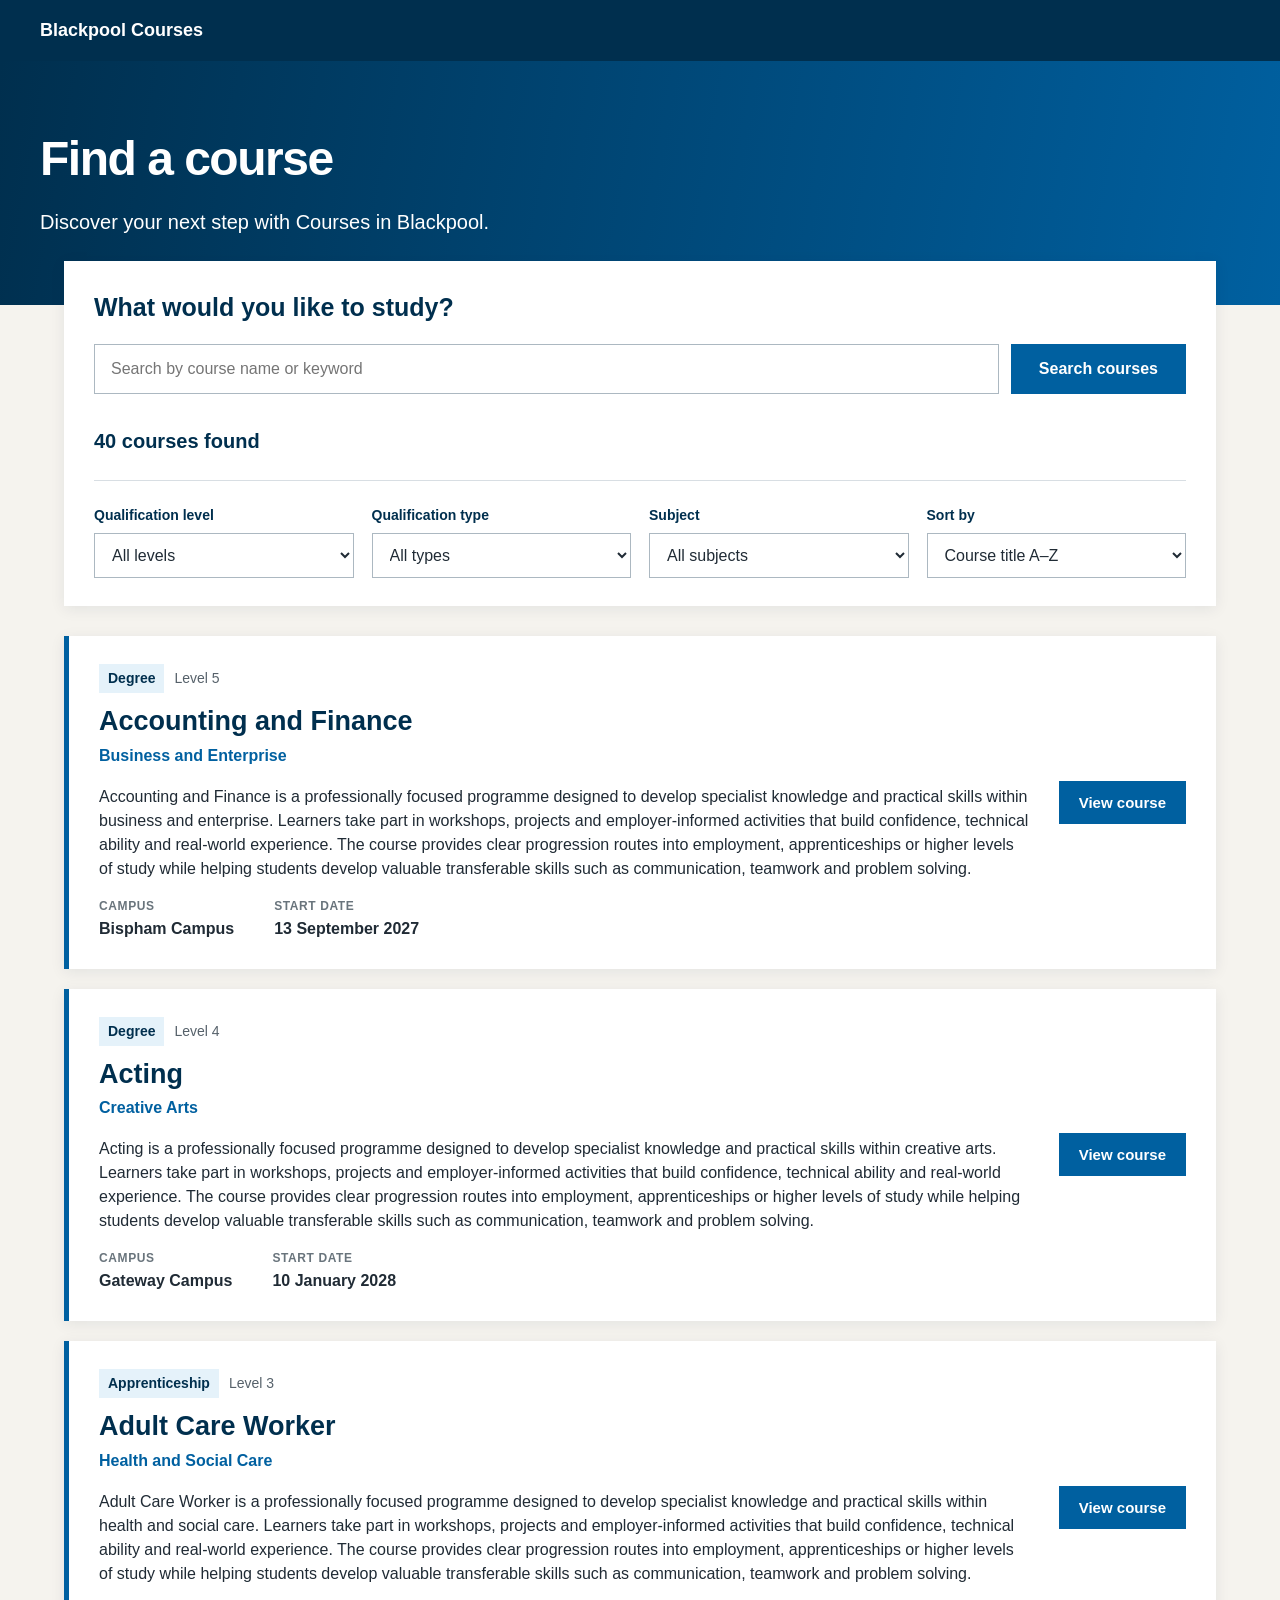
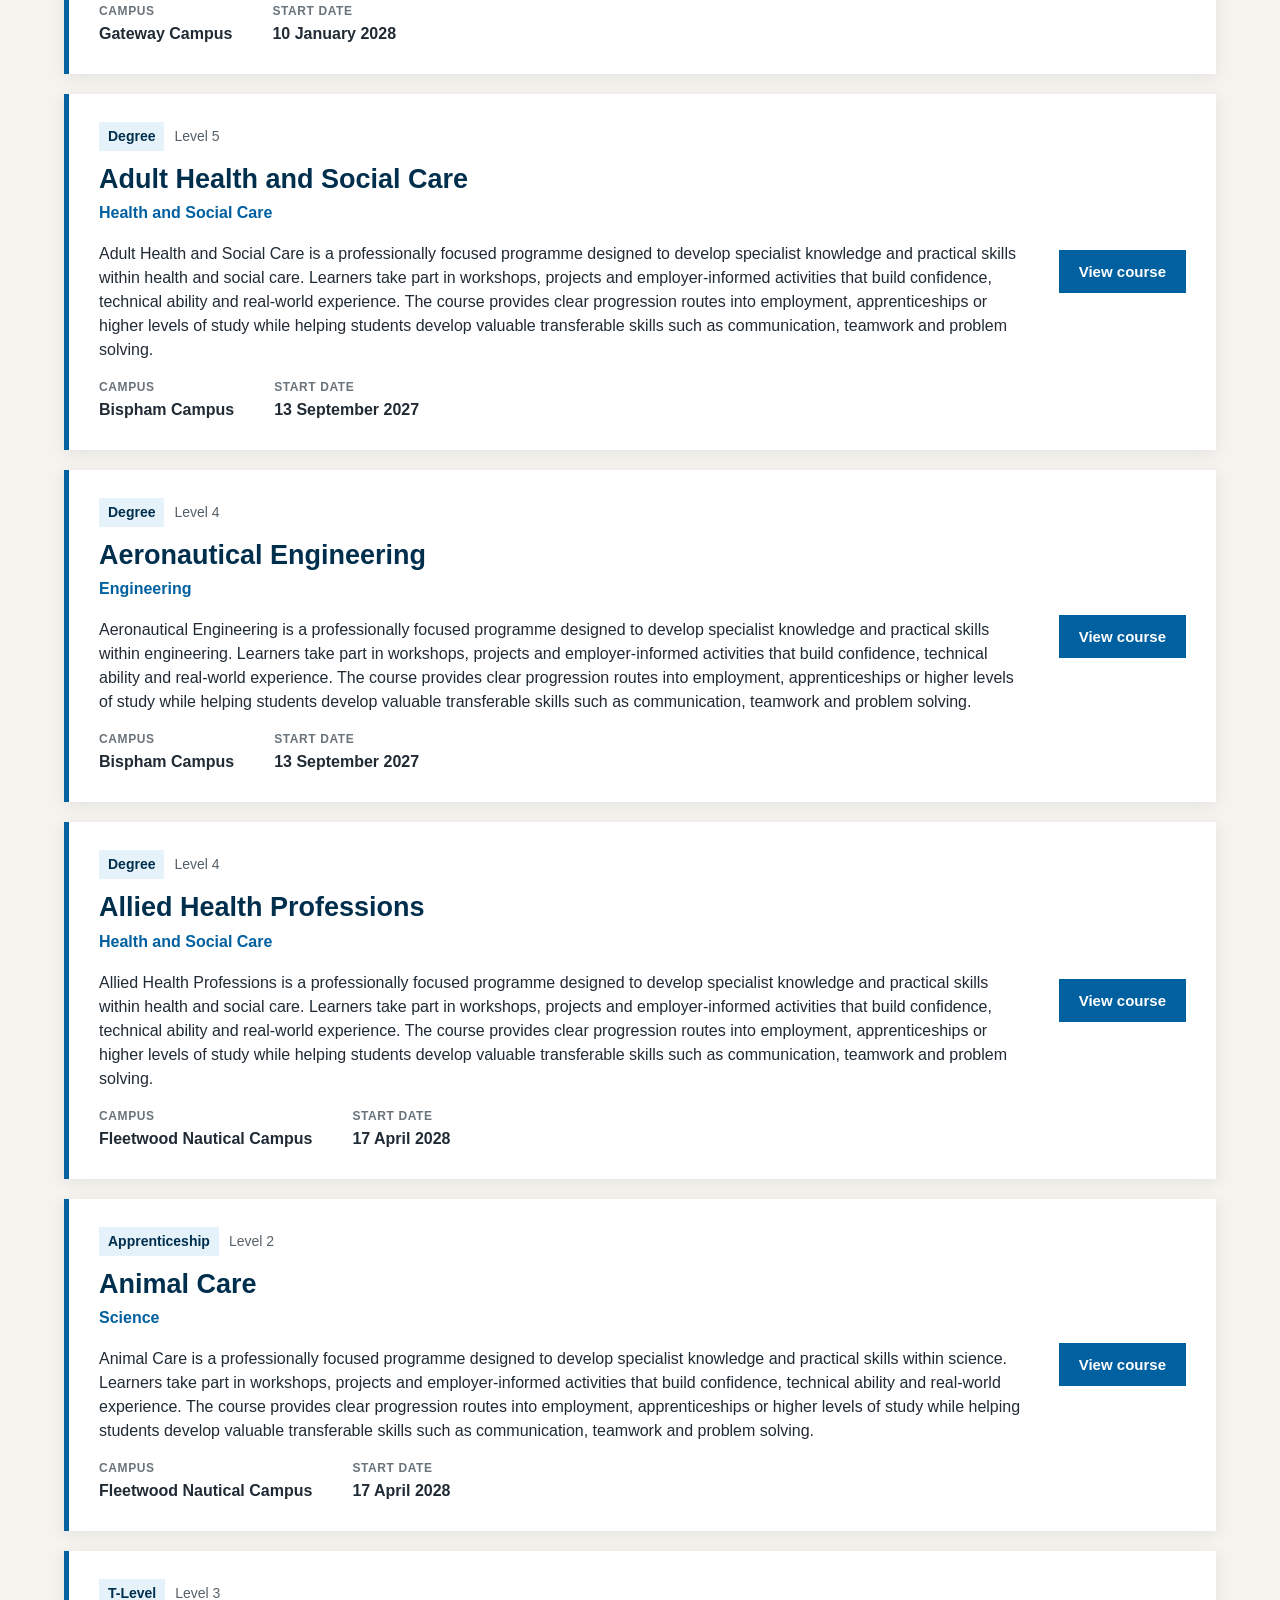
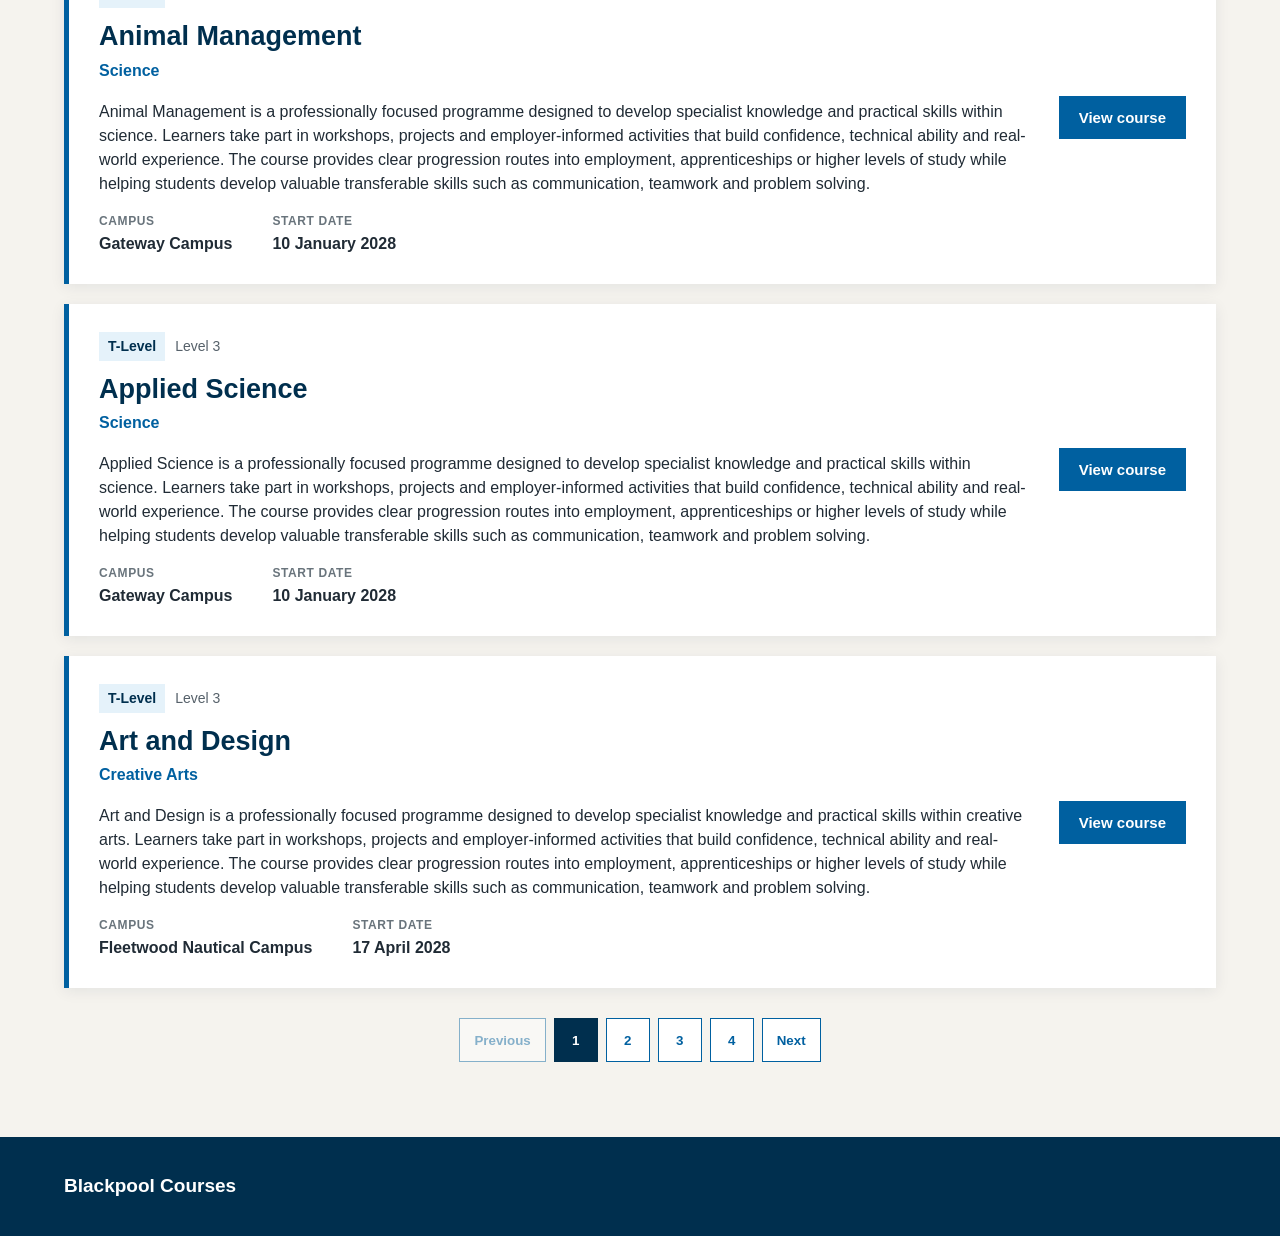
<file: index.html>
<!doctype html>
<html lang="en">

<head>
    <meta charset="utf-8">
    <meta name="viewport" content="width=device-width, initial-scale=1">
    <title>Blackpool Courses</title>
    <link rel="stylesheet" href="style.css">
</head>

<body>
    <header>
        <div class="header-inner">
            <div class="brand">
                Blackpool Courses</div>

        </div>
    </header>
    <section class="hero">
        <div class="hero-inner">
            <h1>Find a course</h1>
            <p>Discover your next step with Courses in Blackpool.</p>
        </div>
    </section>
    <main>
        <div class="content">
            <section class="search-panel">
                <h2>What would you like to study?</h2>
                <div class="search-row"><input id="search" type="search"
                        placeholder="Search by course name or keyword"><button id="search-button" class="btn">Search
                        courses</button>
                </div>
                <p id="results-counter">
                    0 courses found
                </p>
                <div class="filters">

                    <div class="filter-control">
                        <label for="level-filter">
                            Qualification level
                        </label>

                        <select id="level-filter">
                            <option value="all">
                                All levels
                            </option>
                        </select>
                    </div>


                    <div class="filter-control">
                        <label for="type-filter">
                            Qualification type
                        </label>

                        <select id="type-filter">
                            <option value="all">
                                All types
                            </option>
                        </select>
                    </div>


                    <div class="filter-control">
                        <label for="subject-filter">
                            Subject
                        </label>

                        <select id="subject-filter">
                            <option value="all">
                                All subjects
                            </option>
                        </select>
                    </div>

                    <div class="filter-control">

                        <label for="sort">
                            Sort by
                        </label>

                        <select id="sort">

                            <option value="title-asc">
                                Course title A–Z
                            </option>

                            <option value="title-desc">
                                Course title Z–A
                            </option>

                            <option value="level-asc">
                                Level low to high
                            </option>

                            <option value="level-desc">
                                Level high to low
                            </option>

                            <option value="date-asc">
                                Start date earliest
                            </option>

                            <option value="date-desc">
                                Start date latest
                            </option>

                        </select>

                    </div>

                </div>

            </section>
            <div id="no-results" hidden>

                <h2>No courses found</h2>

                <p>
                    Try changing your search term or filters.
                </p>

            </div>
            <section>
                <div id="courses">loading courses... </div>
            </section>

            <div id="pagination" aria-label="Course results pages"></div>
        </div>
    </main>
    <footer>
        <div class="footer-inner"><strong>Blackpool Courses</strong></div>
    </footer>
    <script src="courses.js"></script>
    <script src="app.js"></script>
</body>

</html>
</file>
<file: style.css>
:root {
	--brand-dark: #002f4e/*#122c4b*/;
	--brand: #0060a0 /*#0876b9*/;
	--brand-light: #128fe2;
	--light: #f5f3ee;
	--dark: #202b35;
}

* {
	box-sizing: border-box
}

body {
	margin: 0;
	color: var(--dark);
	font-family: Arial, Helvetica, sans-serif;
	background: #fff;
	line-height: 1.5
}


header {
	background: var(--brand-dark);
	color: white
}

.header-inner {
	max-width: 1240px;
	margin: auto;
	padding: 21px 20px;
	display: flex;
	align-items: center;
	justify-content: space-between;
	gap: 28px
}

.brand {
	display: flex;
	align-items: center;
	gap: 14px;
	font-weight: bold;
	font-size: 18px;
	line-height: 1.05
}


.hero {
	background: linear-gradient(100deg, var(--brand-dark), var(--brand));
	color: #fff
}

.hero-inner {
	max-width: 1240px;
	margin: auto;
	padding: 62px 20px 68px
}


.hero h1 {
	font-size: 48px;
	margin: 0 0 12px;
	letter-spacing: -1.5px
}

.hero p {
	font-size: 20px;
	max-width: 610px;
	margin: 0;
}

main {
	background: var(--light);
	padding: 46px 5% 75px
}

.content {
	max-width: 1240px;
	margin: auto
}

.search-panel {
	background: white;
	padding: 28px 30px;
	box-shadow: 0 3px 14px #102b4514;
	margin-top: -90px;
	position: relative
}

.search-panel h2 {
	margin: 0 0 18px;
	color: var(--brand-dark);
	font-size: 25px
}

.search-row {
	display: flex;
	gap: 12px
}

.search-row input {
	flex: 1;
	border: 1px solid #acb8c1;
	padding: 15px 16px;
	font-size: 16px
}

.btn {
	border: 0;
	background: var(--brand);
	color: #fff;
	padding: 0 28px;
	font-size: 16px;
	font-weight: bold;
	cursor: pointer
}

.btn:hover {
	background: var(--brand-dark)
}

#courses {
	margin-top: 30px
}

.empty {
	display: none;
	text-align: center;
	padding: 30px;
	background: #fff
}

footer {
	background: var(--brand-dark);
	color: white;
	padding: 35px 5%;
	font-size: 19px
}

.footer-inner {
	max-width: 1240px;
	margin: auto;
}


@media(max-width:760px) {

	.hero-inner {
		padding-top: 35px
	}

	.search-panel {
		margin-top: -80px;
		padding: 22px
	}

	.search-row {
		display: block
	}

	.search-row input {
		width: 100%;
		margin-bottom: 10px
	}

	.btn {
		width: 100%;
		height: 49px;
	}

	.filters {
		margin-bottom: 25px
	}

	.footer-inner {
		display: block
	}
}

/*Douglas' CSS*/

/*FILTER  CONTROLS*/

.filters {
	display: grid;
	grid-template-columns: repeat(4, 1fr);
	gap: 18px;
	margin-top: 24px;
	padding-top: 24px;
	border-top: 1px solid #d8dee3;
}


.filter-control {
	display: flex;
	flex-direction: column;
	gap: 7px;
}


.filter-control label {
	font-weight: bold;
	color: var(--brand-dark);
	font-size: 14px;
}


.filter-control select {
	width: 100%;
	padding: 12px 13px;
	border: 1px solid #acb8c1;
	background: white;
	font: inherit;
	color: var(--dark);
}

/*RESULTS AREA*/

#results-counter {
    margin: 32px 0 16px;
    font-size: 20px;
    font-weight: bold;
    color: var(--brand-dark);
}

#courses {
    display: grid;
    gap: 20px;
}

/*COURSE CARDS*/

.course-card {
    background: #fff;
    display: flex;
    justify-content: space-between;
    gap: 30px;

    padding: 28px 30px;

    border-left: 5px solid var(--brand);

    box-shadow: 0 3px 14px rgba(16, 43, 69, 0.08);
}


.course-card__content {
    flex: 1;
    min-width: 0;
}

.course-card__meta {
    display: flex;
    align-items: center;
    flex-wrap: wrap;

    gap: 10px;

    margin-bottom: 12px;

    font-size: 14px;
    color: #56616a;
}


.course-badge {
    display: inline-block;

    padding: 4px 9px;

    background: #e5f2fa;
    color: var(--brand-dark);

    font-weight: bold;
}

.course-card__title {
    margin: 0 0 6px;

    font-size: 27px;
    line-height: 1.2;

    color: var(--brand-dark);
}


.course-card__subject {
    margin: 0 0 17px;

    font-weight: bold;

    color: var(--brand);
}

.course-details {
    display: flex;
    flex-wrap: wrap;

    gap: 40px;

    margin: 0;
}


.course-details div {
    display: flex;
    flex-direction: column;
}


.course-details dt {
    font-size: 12px;
    font-weight: bold;

    color: #69747c;

    text-transform: uppercase;
    letter-spacing: 0.05em;
}


.course-details dd {
    margin: 2px 0 0;

    font-weight: bold;

    color: var(--dark);
}

.course-card__action {
    display: flex;
    align-items: center;
}


.course-link {
    border: 0;

    background: var(--brand);
    color: #fff;

    padding: 13px 20px;

    font-size: 15px;
    font-weight: bold;

    cursor: pointer;

    white-space: nowrap;
}


.course-link:hover {
    background: var(--brand-dark);
}


.course-link:focus-visible {
    outline: 3px solid var(--brand-light);
    outline-offset: 2px;
}

/*PAGINATION*/

#pagination {
    display: flex;

    justify-content: center;
    align-items: center;

    flex-wrap: wrap;

    gap: 8px;

    margin-top: 30px;
}


.pagination-button {
    min-width: 44px;
    min-height: 44px;

    padding: 8px 14px;

    border: 1px solid var(--brand);

    background: #fff;
    color: var(--brand);

    font-weight: bold;

    cursor: pointer;
}


.pagination-button:hover:not(:disabled) {
    background: var(--brand);
    color: #fff;
}


.pagination-button.is-current {
    background: var(--brand-dark);
    border-color: var(--brand-dark);
    color: #fff;
}


.pagination-button:disabled {
    opacity: 0.45;
    cursor: not-allowed;
}

/*mobile responsiveness*/

@media (max-width: 760px) {

    .course-card {
        display: block;

        padding: 22px;
    }


    .course-card__title {
        font-size: 23px;
    }


    .course-card__action {
        margin-top: 22px;
    }


    .course-link {
        width: 100%;
    }


    .course-details {
        display: grid;

        grid-template-columns: 1fr;

        gap: 12px;
    }


    .filters {
        grid-template-columns: 1fr;
        gap: 14px;
    }


}
</file>
